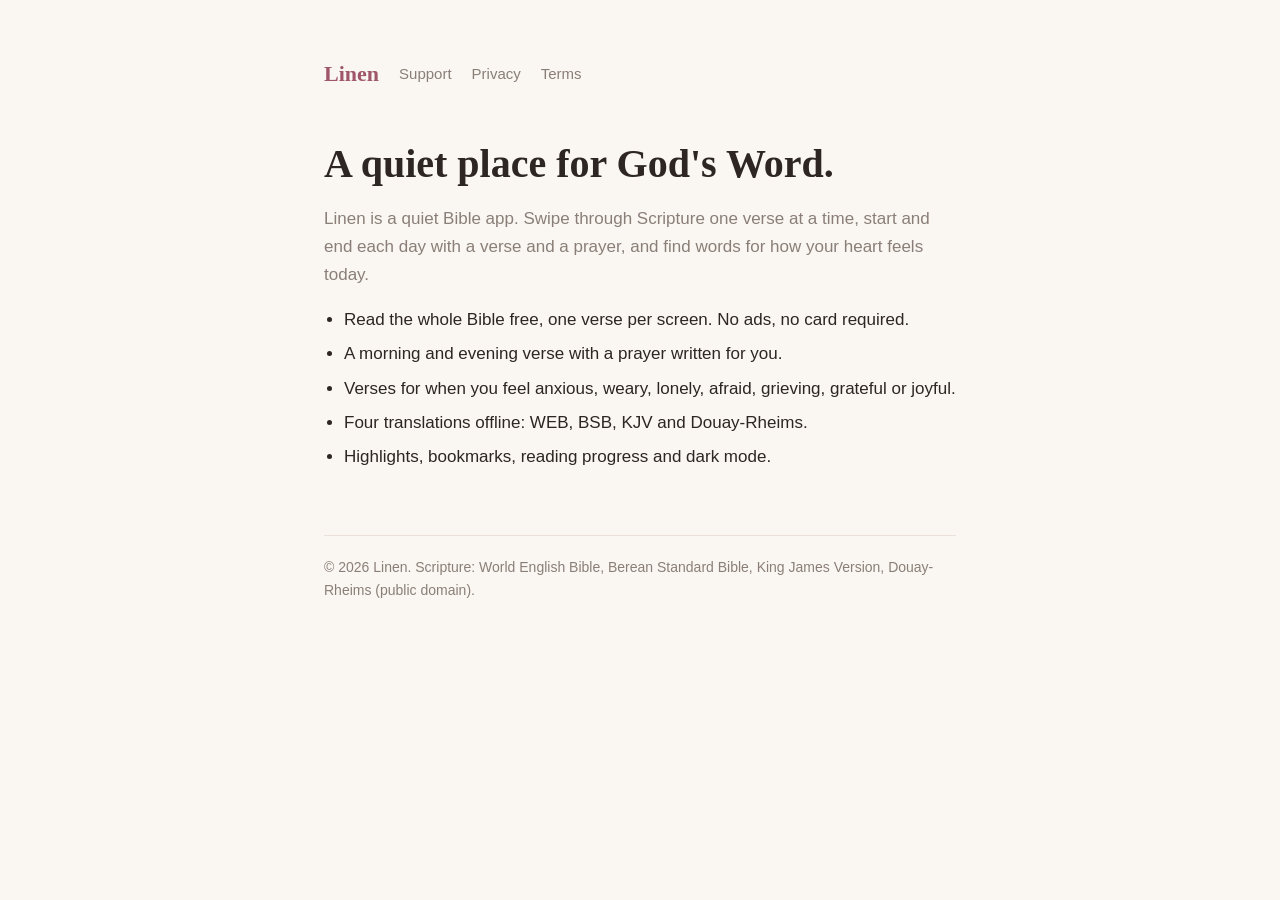
<file: index.html>
<!doctype html><html lang="en"><head><meta charset="utf-8"><meta name="viewport" content="width=device-width,initial-scale=1"><title>Linen: Bible &amp; Daily Prayer</title><meta name="description" content="Read the Bible one verse at a time, with a morning and evening verse and a prayer written for you. No ads."><link rel="stylesheet" href="style.css"></head><body><main><nav><a class="brand" href="./">Linen</a><a href="support.html">Support</a><a href="privacy.html">Privacy</a><a href="terms.html">Terms</a></nav>
<h1>A quiet place for God's Word.</h1>
<p class="muted">Linen is a quiet Bible app. Swipe through Scripture one verse at a time, start and end each day with a verse and a prayer, and find words for how your heart feels today.</p>
<ul><li>Read the whole Bible free, one verse per screen. No ads, no card required.</li><li>A morning and evening verse with a prayer written for you.</li><li>Verses for when you feel anxious, weary, lonely, afraid, grieving, grateful or joyful.</li><li>Four translations offline: WEB, BSB, KJV and Douay-Rheims.</li><li>Highlights, bookmarks, reading progress and dark mode.</li></ul>
<footer>© 2026 Linen. Scripture: World English Bible, Berean Standard Bible, King James Version, Douay-Rheims (public domain).</footer></main></body></html>
</file>
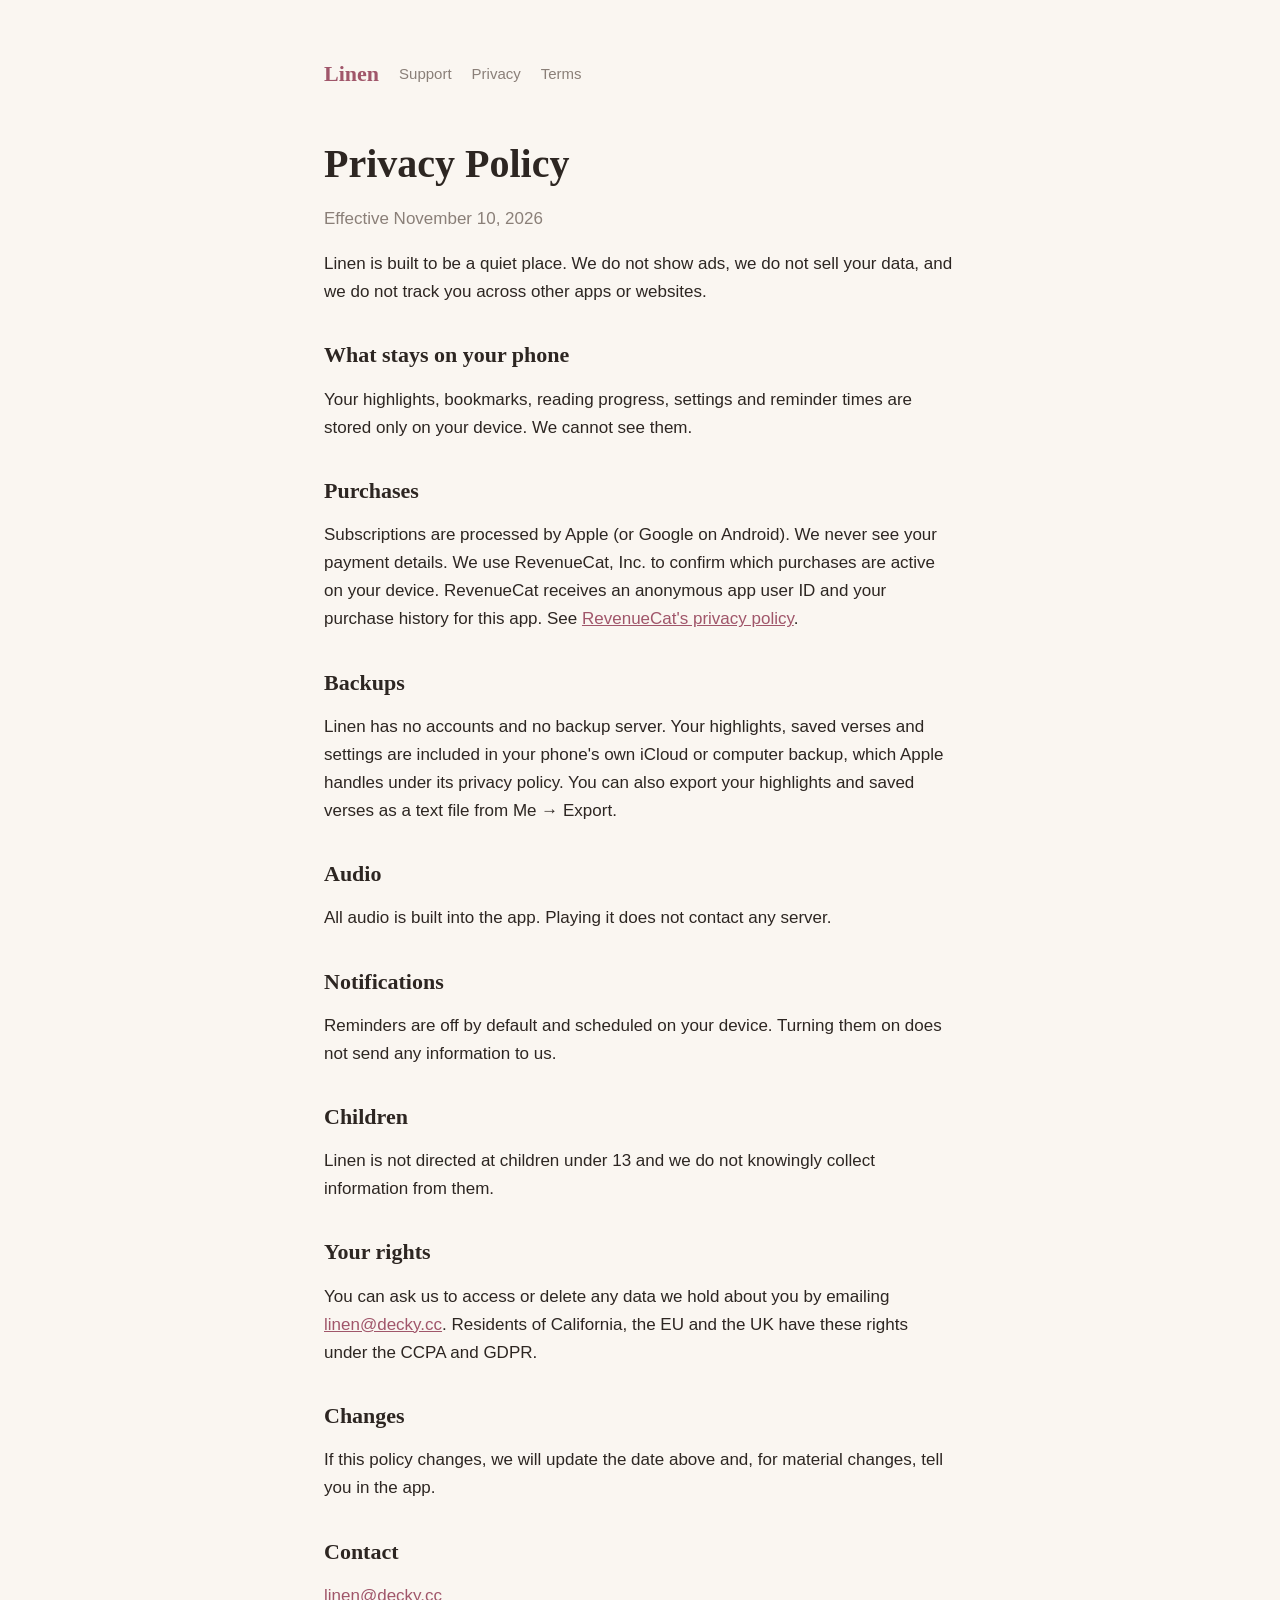
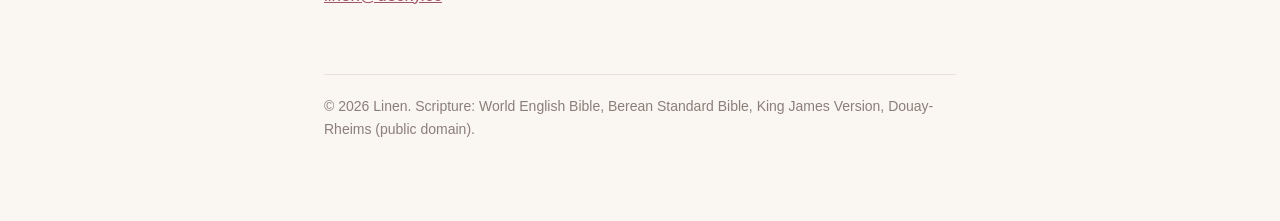
<file: privacy.html>
<!doctype html><html lang="en"><head><meta charset="utf-8"><meta name="viewport" content="width=device-width,initial-scale=1"><title>Privacy Policy · Linen</title><link rel="stylesheet" href="style.css"></head><body><main><nav><a class="brand" href="./">Linen</a><a href="support.html">Support</a><a href="privacy.html">Privacy</a><a href="terms.html">Terms</a></nav>
<h1>Privacy Policy</h1><p class="muted">Effective November 10, 2026</p>
<p>Linen is built to be a quiet place. We do not show ads, we do not sell your data, and we do not track you across other apps or websites.</p>
<h2>What stays on your phone</h2>
<p>Your highlights, bookmarks, reading progress, settings and reminder times are stored only on your device. We cannot see them.</p>
<h2>Purchases</h2>
<p>Subscriptions are processed by Apple (or Google on Android). We never see your payment details. We use RevenueCat, Inc. to confirm which purchases are active on your device. RevenueCat receives an anonymous app user ID and your purchase history for this app. See <a href="https://www.revenuecat.com/privacy">RevenueCat's privacy policy</a>.</p>
<h2>Backups</h2><p>Linen has no accounts and no backup server. Your highlights, saved verses and settings are included in your phone's own iCloud or computer backup, which Apple handles under its privacy policy. You can also export your highlights and saved verses as a text file from Me &rarr; Export.</p>
<h2>Audio</h2><p>All audio is built into the app. Playing it does not contact any server.</p>
<h2>Notifications</h2>
<p>Reminders are off by default and scheduled on your device. Turning them on does not send any information to us.</p>
<h2>Children</h2>
<p>Linen is not directed at children under 13 and we do not knowingly collect information from them.</p>
<h2>Your rights</h2>
<p>You can ask us to access or delete any data we hold about you by emailing <a href="mailto:linen@decky.cc">linen@decky.cc</a>. Residents of California, the EU and the UK have these rights under the CCPA and GDPR.</p>
<h2>Changes</h2>
<p>If this policy changes, we will update the date above and, for material changes, tell you in the app.</p>
<h2>Contact</h2>
<p><a href="mailto:linen@decky.cc">linen@decky.cc</a></p>
<footer>© 2026 Linen. Scripture: World English Bible, Berean Standard Bible, King James Version, Douay-Rheims (public domain).</footer></main></body></html>
</file>
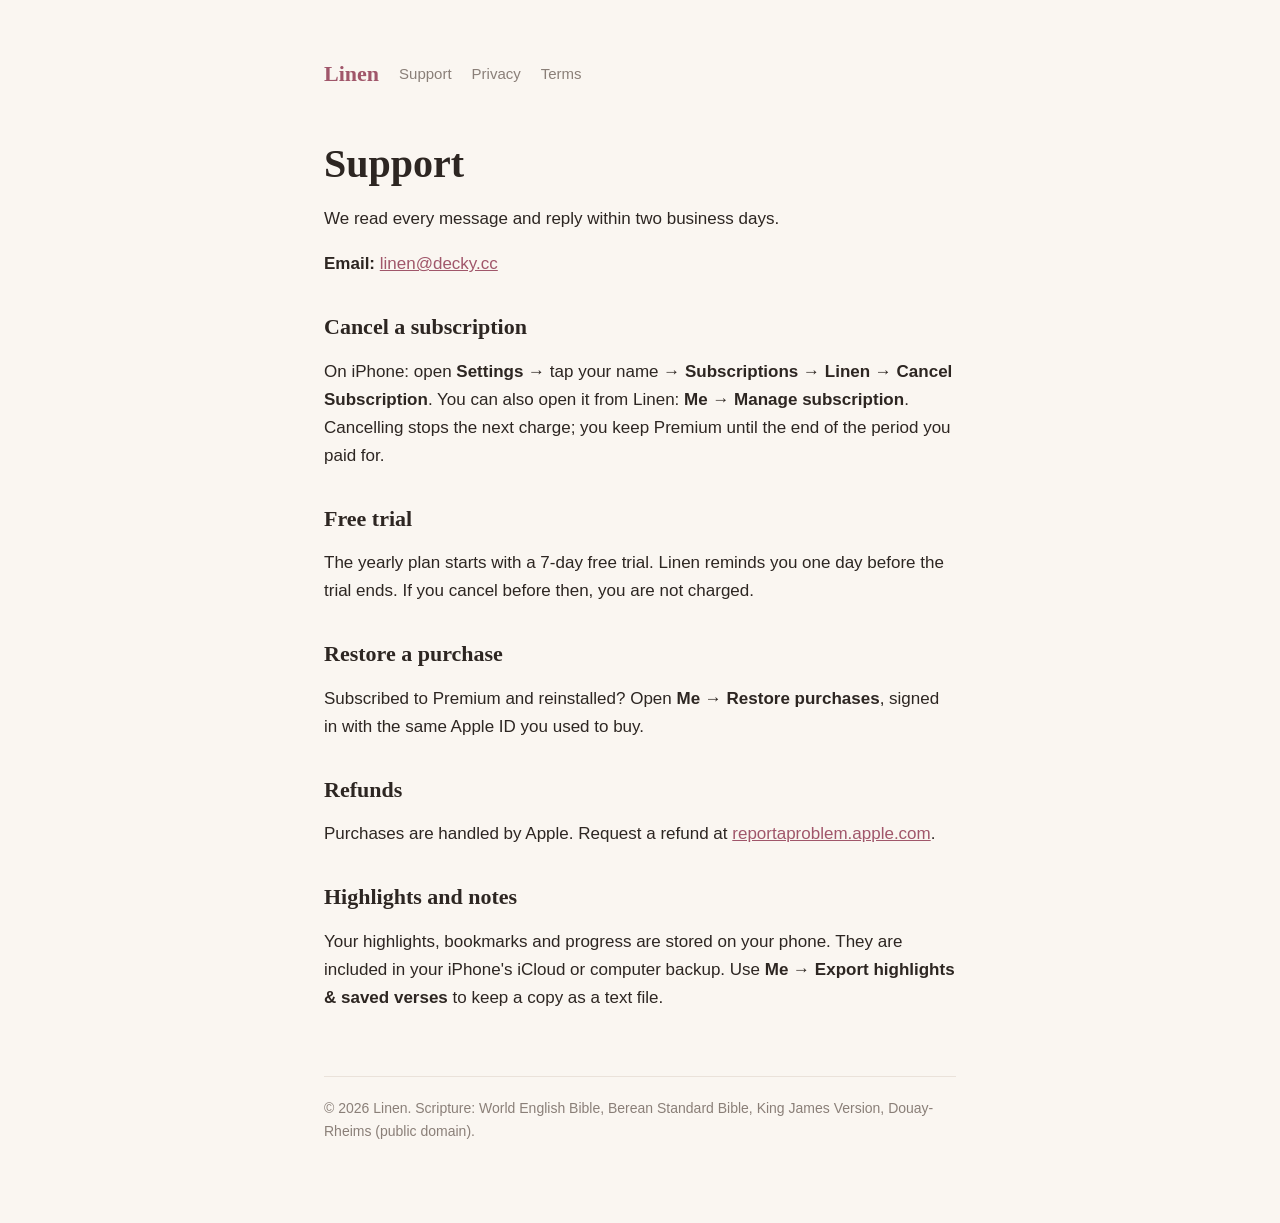
<file: support.html>
<!doctype html><html lang="en"><head><meta charset="utf-8"><meta name="viewport" content="width=device-width,initial-scale=1"><title>Support · Linen</title><link rel="stylesheet" href="style.css"></head><body><main><nav><a class="brand" href="./">Linen</a><a href="support.html">Support</a><a href="privacy.html">Privacy</a><a href="terms.html">Terms</a></nav>
<h1>Support</h1>
<p>We read every message and reply within two business days.</p>
<p><strong>Email:</strong> <a href="mailto:linen@decky.cc">linen@decky.cc</a></p>
<h2>Cancel a subscription</h2>
<p>On iPhone: open <strong>Settings</strong> → tap your name → <strong>Subscriptions</strong> → <strong>Linen</strong> → <strong>Cancel Subscription</strong>. You can also open it from Linen: <strong>Me</strong> → <strong>Manage subscription</strong>. Cancelling stops the next charge; you keep Premium until the end of the period you paid for.</p>
<h2>Free trial</h2>
<p>The yearly plan starts with a 7-day free trial. Linen reminds you one day before the trial ends. If you cancel before then, you are not charged.</p>
<h2>Restore a purchase</h2>
<p>Subscribed to Premium and reinstalled? Open <strong>Me</strong> → <strong>Restore purchases</strong>, signed in with the same Apple ID you used to buy.</p>
<h2>Refunds</h2>
<p>Purchases are handled by Apple. Request a refund at <a href="https://reportaproblem.apple.com">reportaproblem.apple.com</a>.</p>
<h2>Highlights and notes</h2>
<p>Your highlights, bookmarks and progress are stored on your phone. They are included in your iPhone's iCloud or computer backup. Use <strong>Me</strong> → <strong>Export highlights &amp; saved verses</strong> to keep a copy as a text file.</p>
<footer>© 2026 Linen. Scripture: World English Bible, Berean Standard Bible, King James Version, Douay-Rheims (public domain).</footer></main></body></html>
</file>
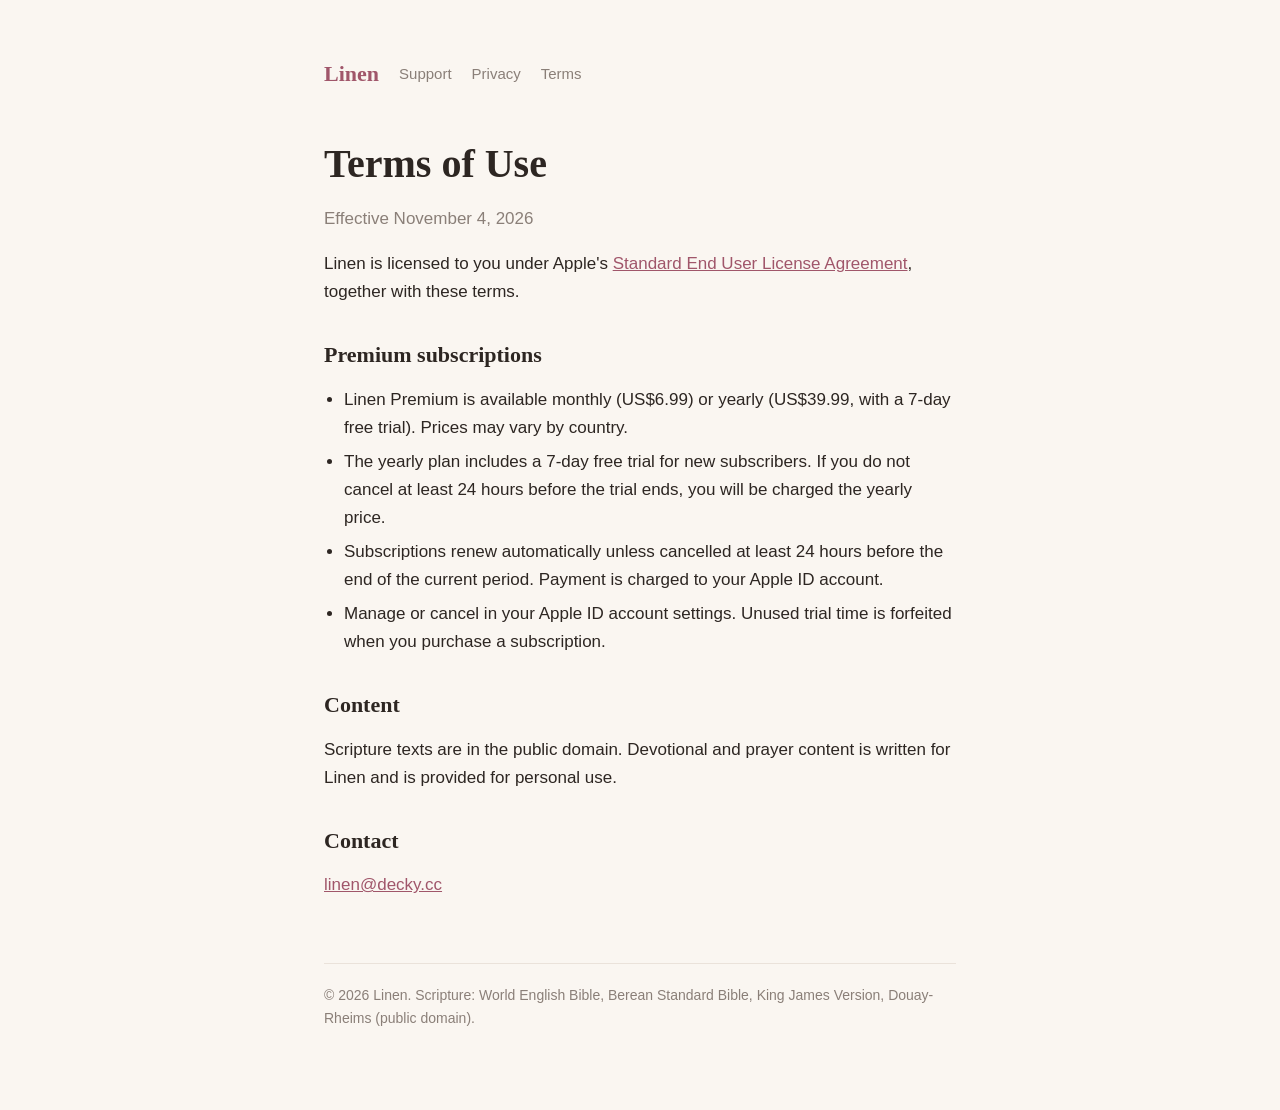
<file: terms.html>
<!doctype html><html lang="en"><head><meta charset="utf-8"><meta name="viewport" content="width=device-width,initial-scale=1"><title>Terms of Use · Linen</title><link rel="stylesheet" href="style.css"></head><body><main><nav><a class="brand" href="./">Linen</a><a href="support.html">Support</a><a href="privacy.html">Privacy</a><a href="terms.html">Terms</a></nav>
<h1>Terms of Use</h1><p class="muted">Effective November 4, 2026</p>
<p>Linen is licensed to you under Apple's <a href="https://www.apple.com/legal/internet-services/itunes/dev/stdeula/">Standard End User License Agreement</a>, together with these terms.</p>
<h2>Premium subscriptions</h2>
<ul><li>Linen Premium is available monthly (US$6.99) or yearly (US$39.99, with a 7-day free trial). Prices may vary by country.</li>
<li>The yearly plan includes a 7-day free trial for new subscribers. If you do not cancel at least 24 hours before the trial ends, you will be charged the yearly price.</li>
<li>Subscriptions renew automatically unless cancelled at least 24 hours before the end of the current period. Payment is charged to your Apple ID account.</li>
<li>Manage or cancel in your Apple ID account settings. Unused trial time is forfeited when you purchase a subscription.</li></ul>
<h2>Content</h2>
<p>Scripture texts are in the public domain. Devotional and prayer content is written for Linen and is provided for personal use.</p>
<h2>Contact</h2>
<p><a href="mailto:linen@decky.cc">linen@decky.cc</a></p>
<footer>© 2026 Linen. Scripture: World English Bible, Berean Standard Bible, King James Version, Douay-Rheims (public domain).</footer></main></body></html>
</file>
<file: style.css>
:root{--bg:#FAF6F1;--ink:#2D2622;--muted:#8A7F78;--accent:#A0566A;--line:#EAE2DA}
*{box-sizing:border-box}body{margin:0;background:var(--bg);color:var(--ink);font:17px/1.65 -apple-system,BlinkMacSystemFont,"Segoe UI",sans-serif}
main{max-width:680px;margin:0 auto;padding:56px 24px 80px}
h1,h2{font-family:Georgia,"Times New Roman",serif;font-weight:600;line-height:1.2}
h1{font-size:40px;margin:0 0 8px}h2{font-size:22px;margin:36px 0 8px}
a{color:var(--accent)}.muted{color:var(--muted)}.brand{font-family:Georgia,serif;font-size:22px;color:var(--accent);text-decoration:none;font-weight:600}
nav{display:flex;gap:20px;align-items:center;margin-bottom:48px}nav a:not(.brand){color:var(--muted);text-decoration:none;font-size:15px}
footer{margin-top:64px;padding-top:20px;border-top:1px solid var(--line);font-size:14px;color:var(--muted)}
ul{padding-left:20px}li{margin:6px 0}
</file>
